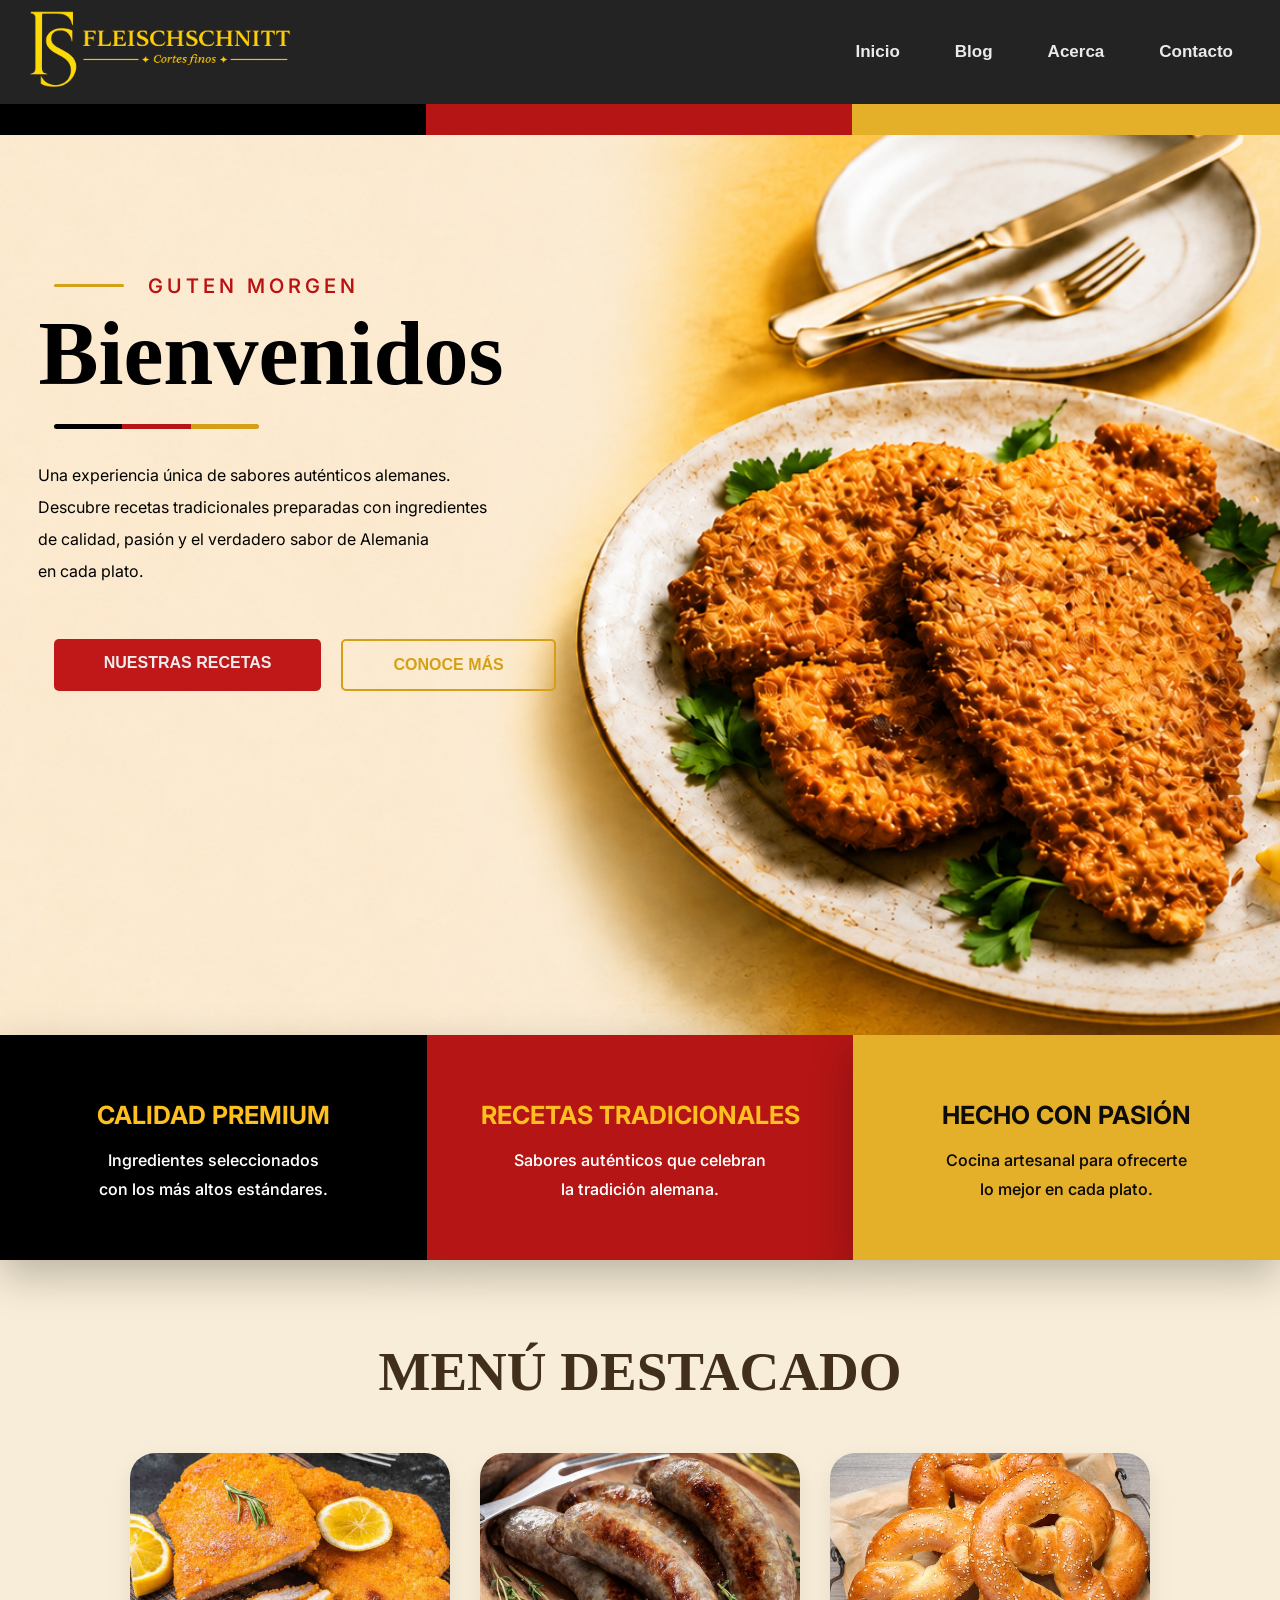
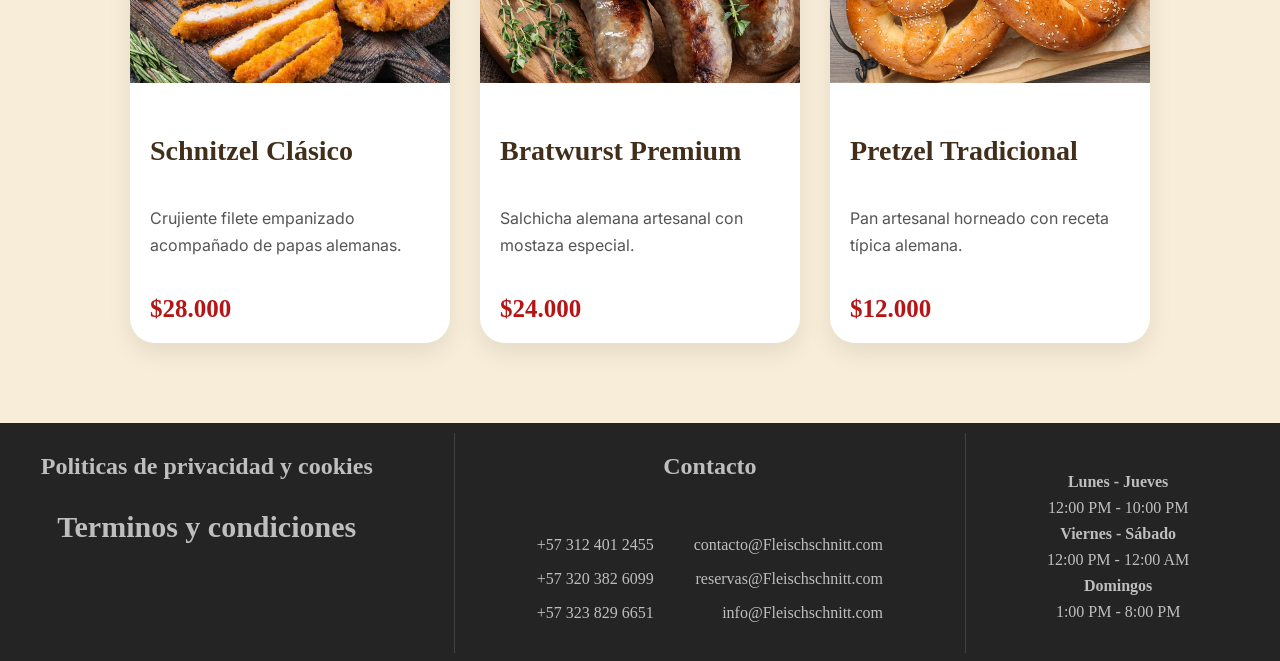
<file: index.html>
<!DOCTYPE html>
<html lang="es">
<head>
    <meta charset="UTF-8">
    <meta name="viewport" content="width=device-width, initial-scale=1.0">
<link rel="stylesheet" href="css/style.css">
<link rel="preconnect" href="https://fonts.googleapis.com">
<link rel="preconnect" href="https://fonts.gstatic.com" crossorigin>

<link href="https://fonts.googleapis.com/css2?family=Inter:wght@300;400;500;600;700&display=swap" rel="stylesheet">
<title>Restaurante Aleman</title>
</head>
<body>
<header>
  <div class="Logo">
    <img src="img/logo final.png" alt="Logo">
  </div>
      
      <nav>
        <ul>
          <li><a href="index.html">Inicio</a></li>
          <li><a href="blog.html">Blog</a></li>
          <li><a href="Acerca.html">Acerca</a></li>
          <li><a href="index.html#footer">Contacto</a></li>
        </ul>
      </nav>
</header>

<main>
<div class="linea-alemania"></div>
<section class="imagen-principal">   

  <div class="Contenido-principal">

   <div class="linea-titulo-arriba">

   </div>
    <h2>GUTEN MORGEN</h2>
    <h1>Bienvenidos</h1>

    <div class="linea-titulo"></div>

    <p>
     Una experiencia única de sabores auténticos alemanes. <br>
    Descubre recetas tradicionales preparadas con ingredientes  <br>
    de calidad, pasión y el verdadero sabor de Alemania <br>
    en cada plato. <br>
    </p>
    <div class="botones">
      <a href="#menu" class="btn-rojo">NUESTRAS RECETAS</a>
      <a href="#" class="btn-dorado">CONOCE MÁS</a>
    </div>
  </div>
</section>

<section class="cards-section">

  <div class="card">
    <h3 class="amarillo2">CALIDAD PREMIUM</h3>
    <p>Ingredientes seleccionados <br>
      con los más altos estándares. <br>
    </p>
  </div>

  <div class="card">
    <h3 class="amarillo">RECETAS TRADICIONALES</h3>
    <p>Sabores auténticos que celebran <br>
      la tradición alemana. <br>
    </p>
  </div>

  <div class="card">
    <h3 class="negro">HECHO CON PASIÓN</h3>
    <p class="negro2">Cocina artesanal para ofrecerte <br>
      lo mejor en cada plato. <br>
     
    </p>
  </div>
</section>
<section class="menu-comida" id="menu">

  <h2 class="titulo-menu">MENÚ DESTACADO</h2>

  <div class="menu-grid">

    <div class="item-menu">
      <img src="img/plato 1.jpg" alt="Schnitzel">

      <h3>Schnitzel Clásico</h3>

      <p>
        Crujiente filete empanizado acompañado de papas alemanas.
      </p>

      <span>$28.000</span>
    </div>

    <div class="item-menu">
      <img src="../img/plato 2.jpg" alt="Bratwurst">

      <h3>Bratwurst Premium</h3>

      <p>
        Salchicha alemana artesanal con mostaza especial.
      </p>

      <span>$24.000</span>
    </div>

    <div class="item-menu">
      <img src="../img/plato 3.jpg" alt="Pretzel">

      <h3>Pretzel Tradicional</h3>

      <p>
        Pan artesanal horneado con receta típica alemana.
      </p>

      <span>$12.000</span>
    </div>

  </div>

</section>
</main>
<section class="footer" id="footer">

    <div class="info">
    <h2><a href="Acerca.html">Politicas de privacidad y cookies</a></h2>
    <div class="Terminos y condiciones">
      <p class="terminos--"><a href="terminos y condiciones.html">Terminos y condiciones</a></p>
    </div>
    </div>

    <div class="linea"></div>
<div class="contacto">

    <h2>Contacto</h2>

    <div class="info-contacto">

        <div class="telefonos">
            <p>+57 312 401 2455</p>
            <p>+57 320 382 6099</p>
            <p>+57 323 829 6651</p>
        </div>

        <div class="correos">
            <p>contacto@Fleischschnitt.com</p>
            <p>reservas@Fleischschnitt.com</p>
            <p>info@Fleischschnitt.com</p>
        </div>
      </div>
</div>
     <div class="linea"></div>
      <div class="Horarios">

    <div class="horario-info">
        <p>Lunes - Jueves</p>
        <span>12:00 PM - 10:00 PM</span>

        <p>Viernes - Sábado</p>
        <span>12:00 PM - 12:00 AM</span>

        <p>Domingos</p>
        <span>1:00 PM - 8:00 PM</span>
    </div>

</div>

</section>
</body>
</html>
</file>
<file: css/style.css>
header {
    background-color: rgb(36, 35, 35);
    text-align: center;
    padding: 10px;
    display: flex; /*en linea*/
    justify-content: space-between;
    align-items: center; 
    position: fixed;  /*fijo*/ 
    top: 0%; /*espacio de alto si se quita se deja un espacio*/
    width: 100%; /*Ancho*/
    margin-right: 20%; /*derecha*/
    z-index: 1000; /*autoridad*/
    
} 

header ul {
 display: flex;    
 gap: 55px;  /*separacion de links*/
 font-size: 17px; /*tamaño*/
 margin-right: 57px; /*para que no se valla a la derecha*/
}
header li { 
    list-style:none;
    font-family: 'Montserrat', sans-serif;
}
header a {
  color: rgba(255, 255, 255, 0.904);        
  text-decoration: none;
  font-weight: 700;
}

header a:hover {   /* cuando paso el raton por encima*/
  color: rgb(250, 173, 73);       
}
header img {   /*logo*/
  height: 80px;
  margin-left:10px;
}

body {
margin-top: 85px; /*alto de la imagen*/
margin-left: 0%; 
margin-right: 0%;
background-color: rgb(36, 36, 36);
}
.linea-alemania{
    height:50px;

    background: linear-gradient(
        to right,
        black 33.3%,
        #b51515 33.3% 66.6%,
        #e4af29 66.6%
    );
}
.imagen-principal {
    height: 100vh; /*alto toda la pantalla*/
    background: url("../img/fondo.png") center 80%/ cover no-repeat; 
    position: relative; /* al contenedor que esta adentro */
}
.imagen-principal div { 
  width: 40%;
  position: absolute;    /* acomodar como yo quiera*/
  top: 14%;
  left: 3%;
  font-family: 'arial', sans-serif;
  color: #000000;
  line-height: 2;
}
.imagen-principal p{
    font-family:'Inter', sans-serif;
}
.imagen-principal h1{
    font-size: 90px;
    margin-bottom: 60px;
    font-family:  'Cormorant Garamond';
    line-height: 1;
    margin-top: 0.5%;
}
.imagen-principal h2{
    font-size: 20px;
    margin-bottom: 1px;
    margin-left: 110px;
    margin-top: 1%;
    letter-spacing:4px;
    color: #bb1111;
    font-weight:550;
    font-family:'Inter', sans-serif;
}
.linea-titulo{
    width:220px;
    height:5px;

    background: linear-gradient(
        to right,
        black 33.3%,
        #b51515 33.3% 66.6%,
        #d4a017 66.6%
    );

    margin-top:115px;
    margin-bottom:30px;

    border-radius:20px;
}

.linea-titulo-arriba{
 display:block;

    width:70px !important; /*da prioridad a este width y lo hago porque no me dejaba */
    height:3px;

     background:#d4a017;

     margin-bottom:10px;
     border-radius:20px;
     transform: translateY(-25px); /* Profe esto lo utilize como ultimo recurso con ayuda de chat gpt */
}

.cards-section{
    display:flex;
}

.card{
    flex:1; /* la verdad es todo raro ese flex pero si uno lo quita pues deja espacio y el flex es para acomodar*/
    padding:40px;
    font-family:"Outfit";
    color: #ffffff;
   font-family:'Inter', sans-serif;
    font-weight:540;
    text-align: center;
    box-shadow: 0 15px 40px rgba(0,0,0,0.25);
    z-index: 2;
    position: relative;
}

.card:nth-child(1){
    background:black;
      
}

.card:nth-child(2){
    background:#b51515;
}

.card:nth-child(3){
    background:#e4af29;
    color:black;
}


.card h3{   /*es para el titulo de cada div*/
    margin-bottom:15px;
    font-size:25px;
}
.amarillo2 {
    color:#ffbf1f
}
.amarillo {
    color:#ffbf1f
}
.negro {
    color:#0e0c0b
}
.negro2 {
    color:#0e0c0b
}
.card p{
    line-height:1.8;
}
.botones{
    display:flex;
    gap:20px;
    margin-top:330px;
    
}

.btn-rojo{
    background:#c01818;
    color:rgb(238, 236, 236);
    padding:8px 50px;
    text-decoration:none;
    font-weight:bold;
    display: inline-block;
    white-space: nowrap;
    border-radius:5px;
}

.btn-dorado{
    border:2px solid #d4a017;
    color:#d4a017;
    padding:8px 50px;
    text-decoration:none;
    font-weight:bold;
    white-space: nowrap;
    border-radius:5px;
}
.menu-comida{
    background:#f8edd8;
    padding:80px 10%;
}

.titulo-menu{
    text-align:center;
    font-size:55px;
    margin-bottom:50px;

    font-family:'Cormorant Garamond', serif;
    color:#422F1B;
    margin-top: 0%;
}

.menu-grid{
    display:flex;
    gap:30px;
    justify-content:center;
}

.item-menu{
    background:white;
    width:320px;

    border-radius:25px;
    overflow:hidden;

    box-shadow:0 10px 25px rgba(0,0,0,0.08);

    transition:0.3s;
}

.item-menu:hover{
    transform:translateY(-20px);
}

.item-menu img{
    width:100%;
    height:230px;
    object-fit:cover;
}

.item-menu h3{
    font-size:28px;
    padding:20px 20px 10px;

    color:#422F1B;
}

.item-menu p{
    padding:0 20px;

    line-height:1.7;

    font-family:'Inter', sans-serif;

    color:#555;
}

.item-menu span{
    display:block;

    padding:20px;

    font-size:25px;
    font-weight:700;

    color:#b51515;
}

.footer {
background-color: rgb(36, 36, 36);
display: flex;
margin-top: 10px;
    justify-content: space-around;
    color: #f8edd8;
text-align: center;
}
.linea{
    width: 1px;
    height: 220px;
    background: rgba(100, 98, 96, 0.507);

}
.info {
    color: rgba(255, 255, 255, 0.705);
}
.contacto{
    display: flex;
    flex-direction: column;
    gap: 20px;
    color: rgba(255, 255, 255, 0.705);
}
.info-contacto{
    display: flex;
    gap: 40px;
    text-align: right;
}
.footer a{
    color: rgba(255, 255, 255, 0.705);   
  text-decoration: none;
  font-weight: 700;
}
.terminos-- {
    font-size: 30px;
    text-align: center;
    margin-top: 30px;
    
}
.Horarios{
    display:flex;
    flex-direction:column;
    gap:20px;
    color:rgba(255,255,255,0.705);
    margin-top: 40px;
    margin-right: 50px;
}


.horario-info{
    display:flex;
    flex-direction:column;
    gap:8px;
}

.horario-info p{
    margin:0;
    font-weight:bold;
    color: rgba(255, 255, 255, 0.705);   
}

.horario-info span{
    color:rgba(255,255,255,0.705);
}
</file>
